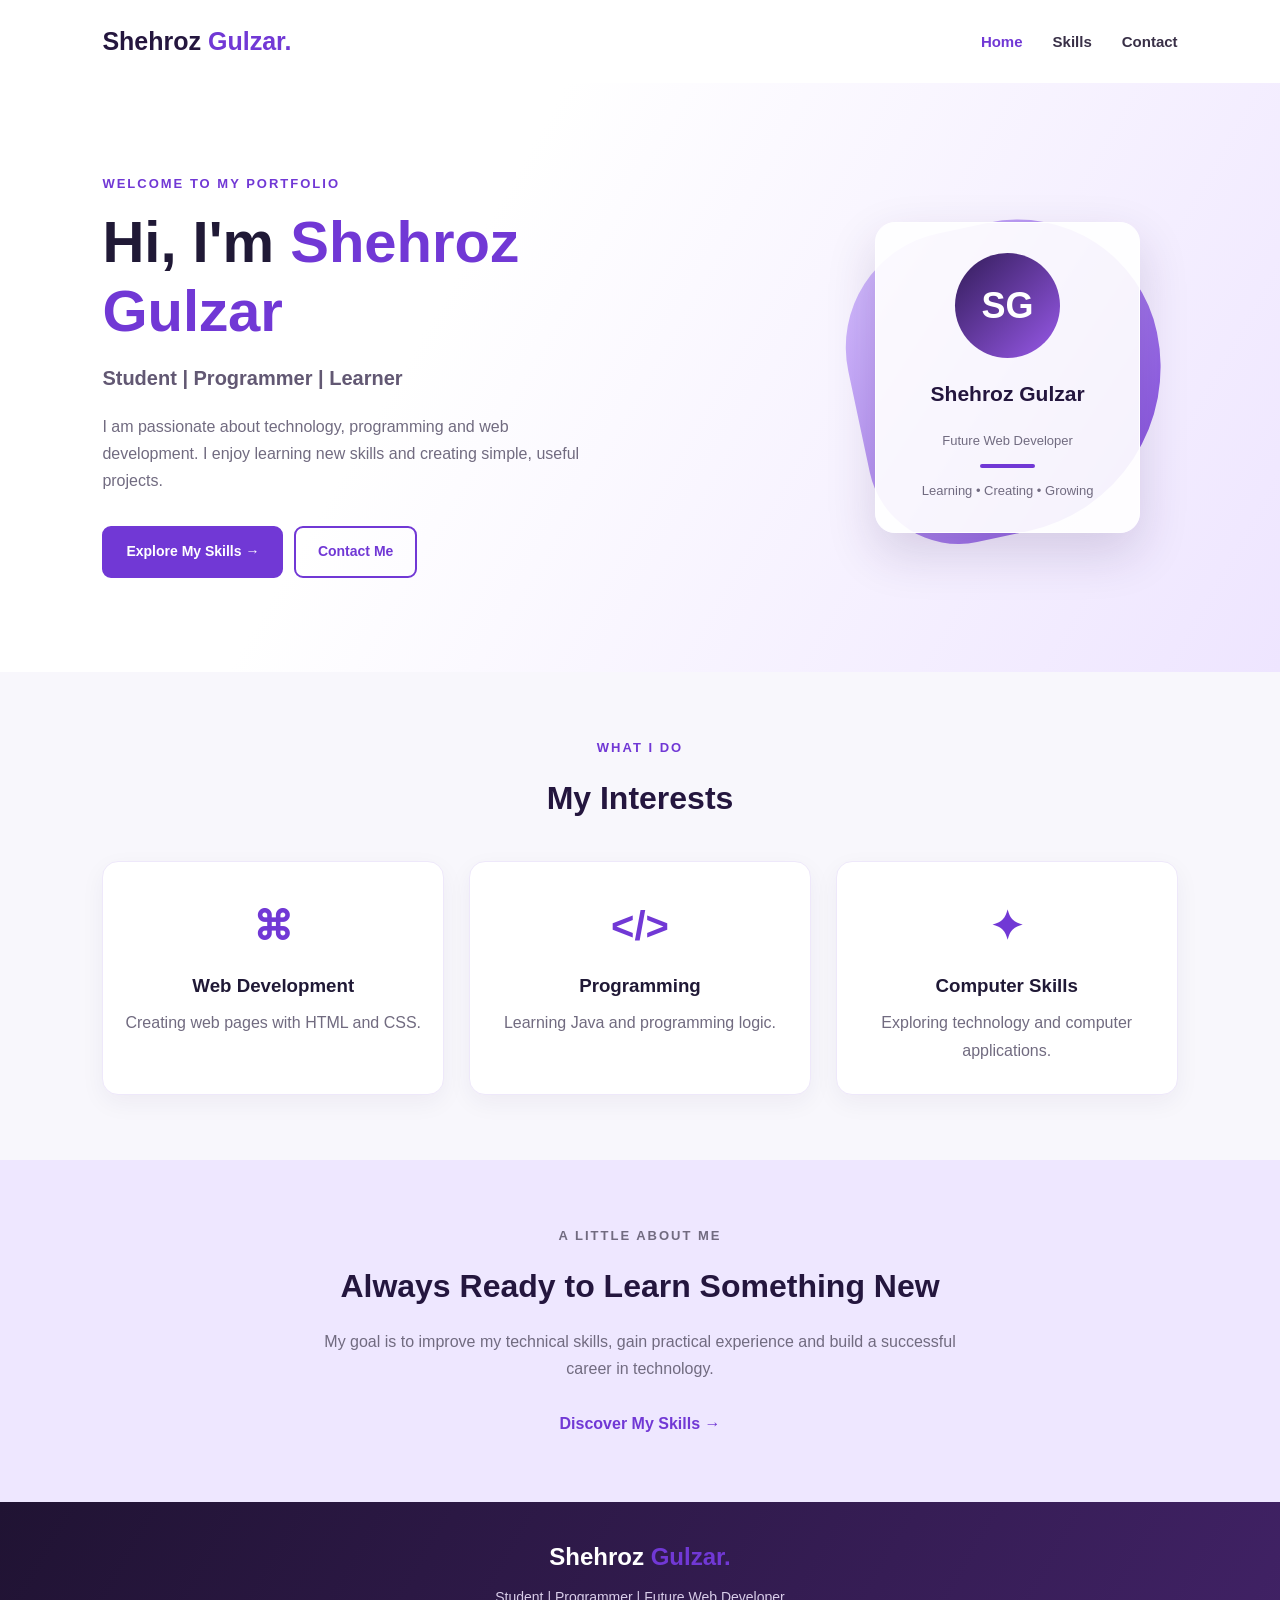
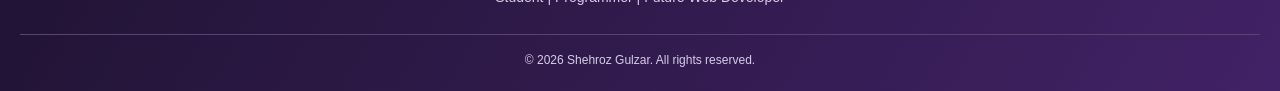
<file: Index.html>
<!DOCTYPE html>
<html lang="en">
<head>
    <meta charset="UTF-8">
    <meta name="viewport" content="width=device-width, initial-scale=1.0">
    <title>Shehroz Gulzar | Portfolio</title>
    <link rel="stylesheet" href="style.css">
</head>
<body>

<header>
    <a class="logo" href="index.html">Shehroz <span>Gulzar.</span></a>
    <nav>
        <a class="active" href="index.html">Home</a>
        <a href="skills.html">Skills</a>
        <a href="contact.html">Contact</a>
    </nav>
</header>

<section class="hero">
    <div class="hero-text">
        <p class="tag">WELCOME TO MY PORTFOLIO</p>
        <h1>Hi, I'm <span>Shehroz Gulzar</span></h1>
        <h2>Student | Programmer | Learner</h2>
        <p class="description">
            I am passionate about technology, programming
            and web development. I enjoy learning new skills
            and creating simple, useful projects.
        </p>

        <a class="button" href="skills.html">Explore My Skills →</a>
        <a class="button outline" href="contact.html">Contact Me</a>
    </div>

    <div class="hero-art">
        <div class="circle"></div>
        <div class="profile-card">
            <div class="profile-icon">SG</div>
            <h2>Shehroz Gulzar</h2>
            <p>Future Web Developer</p>
            <div class="mini-line"></div>
            <p>Learning • Creating • Growing</p>
        </div>
    </div>
</section>

<section class="services">
    <div class="section-heading">
        <p class="tag">WHAT I DO</p>
        <h2>My Interests</h2>
    </div>

    <div class="card-container">
        <div class="card">
            <div class="icon">⌘</div>
            <h3>Web Development</h3>
            <p>Creating web pages with HTML and CSS.</p>
        </div>

        <div class="card">
            <div class="icon">&lt;/&gt;</div>
            <h3>Programming</h3>
            <p>Learning Java and programming logic.</p>
        </div>

        <div class="card">
            <div class="icon">✦</div>
            <h3>Computer Skills</h3>
            <p>Exploring technology and computer applications.</p>
        </div>
    </div>
</section>

<section class="about">
    <p class="tag">A LITTLE ABOUT ME</p>
    <h2>Always Ready to Learn Something New</h2>
    <p>
        My goal is to improve my technical skills, gain practical
        experience and build a successful career in technology.
    </p>
    <a class="text-link" href="skills.html">Discover My Skills →</a>
</section>

<footer>
    <h3>Shehroz <span>Gulzar.</span></h3>
    <p>Student | Programmer | Future Web Developer</p>
    <p class="copyright">© 2026 Shehroz Gulzar. All rights reserved.</p>
</footer>

</body>
</html>
</file>
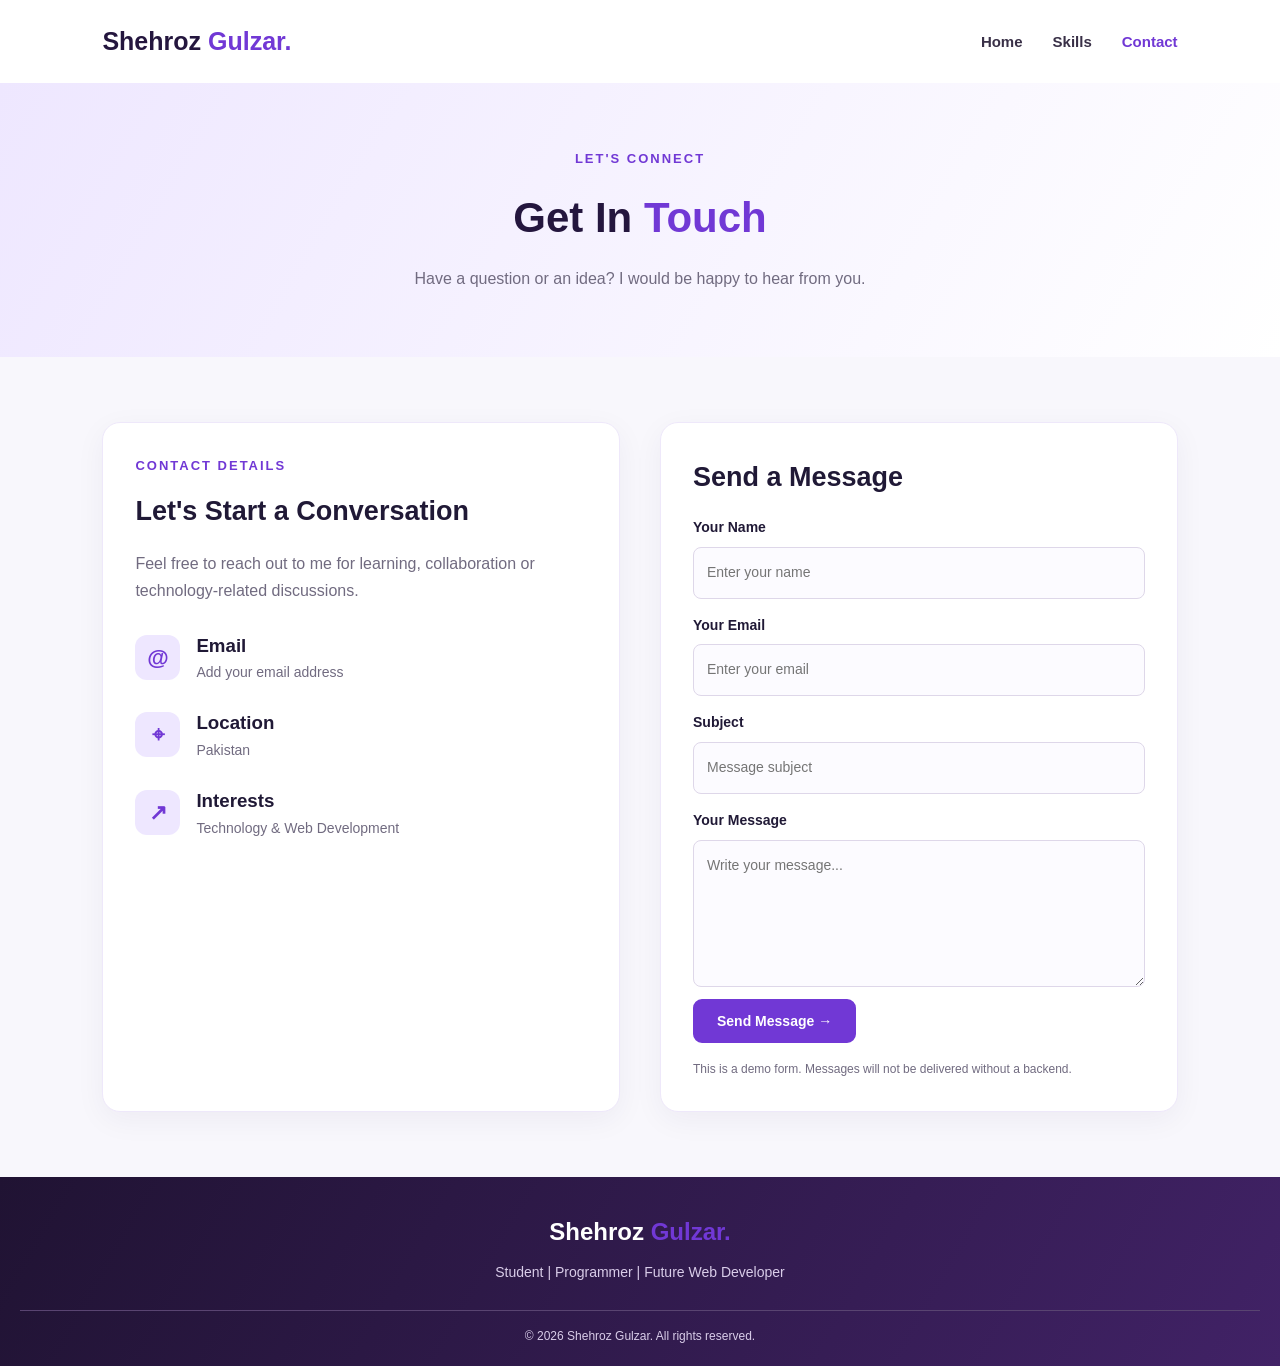
<file: contact.html>
<!DOCTYPE html>
<html lang="en">
<head>
    <meta charset="UTF-8">
    <meta name="viewport" content="width=device-width, initial-scale=1.0">
    <title>Contact Me | Shehroz Gulzar</title>
    <link rel="stylesheet" href="style.css">
</head>
<body>

<header>
    <a class="logo" href="index.html">Shehroz <span>Gulzar.</span></a>
    <nav>
        <a href="index.html">Home</a>
        <a href="skills.html">Skills</a>
        <a class="active" href="contact.html">Contact</a>
    </nav>
</header>

<section class="page-banner">
    <p class="tag">LET'S CONNECT</p>
    <h1>Get In <span>Touch</span></h1>
    <p>Have a question or an idea? I would be happy to hear from you.</p>
</section>

<section class="contact-section">

    <div class="contact-info">
        <p class="tag">CONTACT DETAILS</p>
        <h2>Let's Start a Conversation</h2>
        <p>
            Feel free to reach out to me for learning,
            collaboration or technology-related discussions.
        </p>

        <div class="info-item">
            <div class="info-icon">@</div>
            <div>
                <h3>Email</h3>
                <p>Add your email address</p>
            </div>
        </div>

        <div class="info-item">
            <div class="info-icon">⌖</div>
            <div>
                <h3>Location</h3>
                <p>Pakistan</p>
            </div>
        </div>

        <div class="info-item">
            <div class="info-icon">↗</div>
            <div>
                <h3>Interests</h3>
                <p>Technology & Web Development</p>
            </div>
        </div>
    </div>

    <div class="contact-form">
        <h2>Send a Message</h2>

        <form action="#" method="get">
            <label for="name">Your Name</label>
            <input type="text" id="name" placeholder="Enter your name" required>

            <label for="email">Your Email</label>
            <input type="email" id="email" placeholder="Enter your email" required>

            <label for="subject">Subject</label>
            <input type="text" id="subject" placeholder="Message subject" required>

            <label for="message">Your Message</label>
            <textarea id="message" rows="5" placeholder="Write your message..." required></textarea>

            <button class="button" type="submit">Send Message →</button>
        </form>

        <p class="form-note">
            This is a demo form. Messages will not be delivered without a backend.
        </p>
    </div>

</section>

<footer>
    <h3>Shehroz <span>Gulzar.</span></h3>
    <p>Student | Programmer | Future Web Developer</p>
    <p class="copyright">© 2026 Shehroz Gulzar. All rights reserved.</p>
</footer>

</body>
</html>
</file>
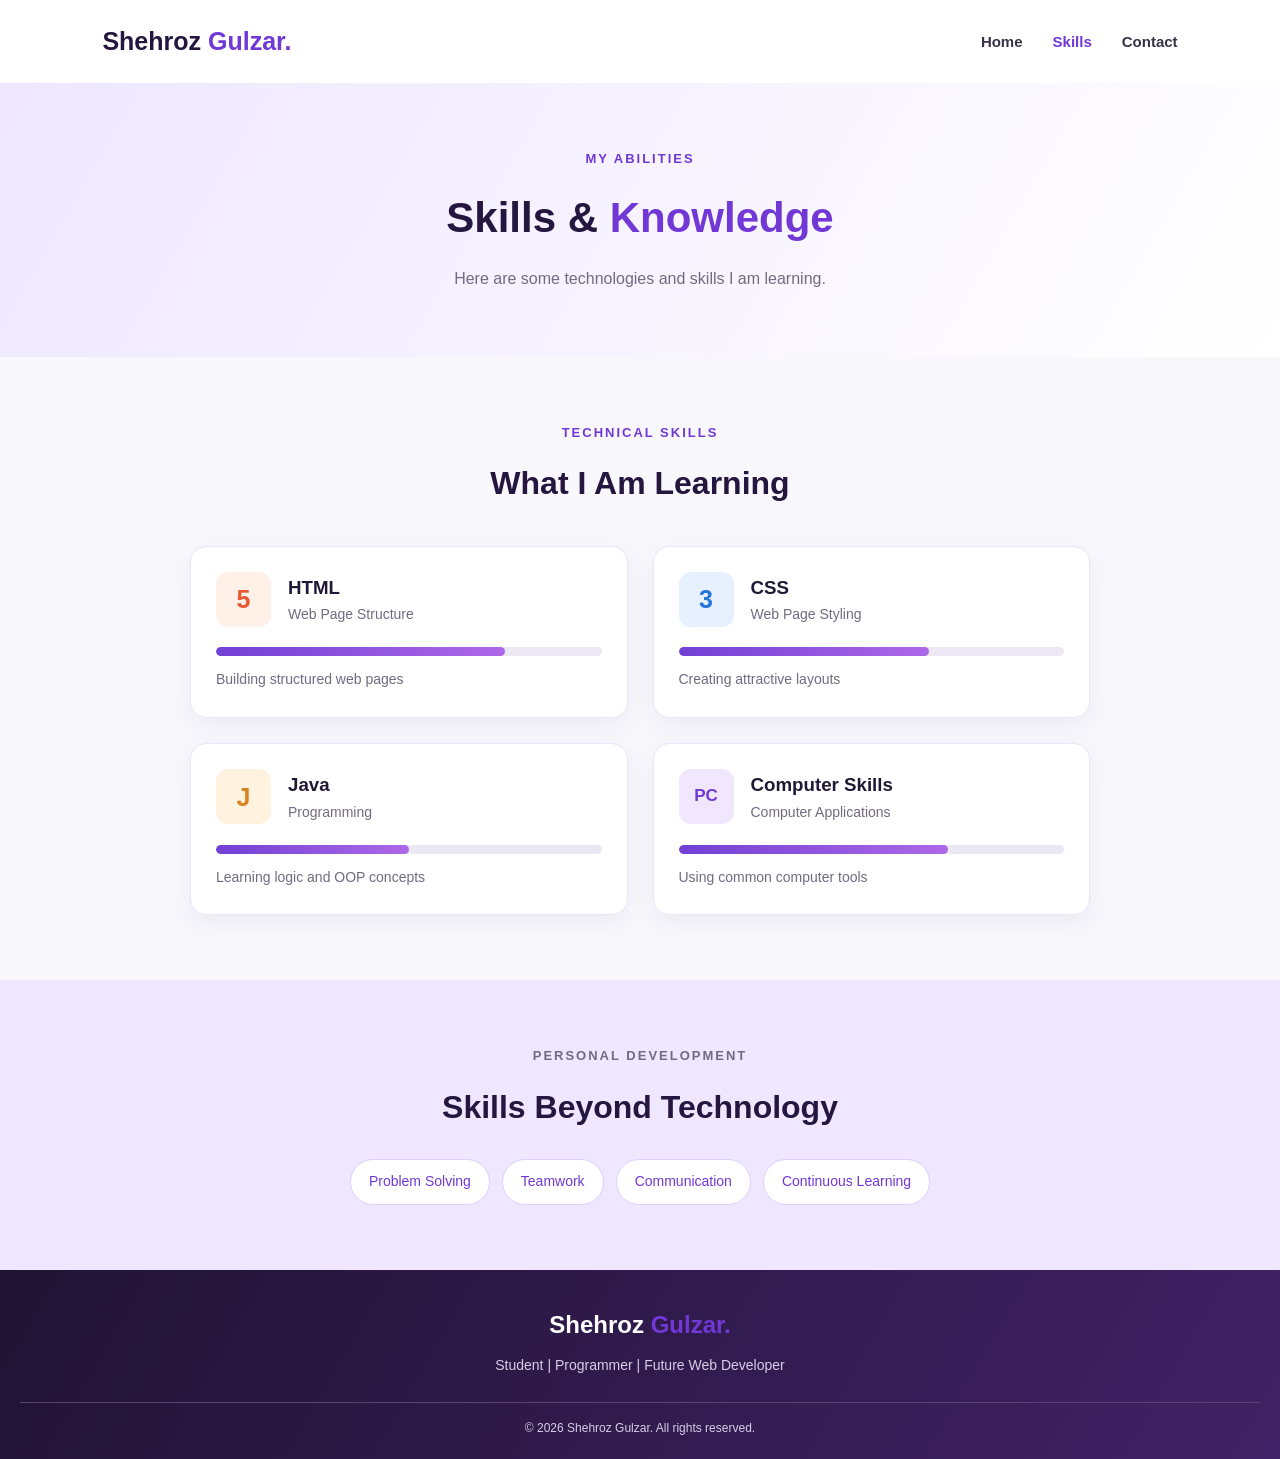
<file: skills.html>
<!DOCTYPE html>
<html lang="en">
<head>
    <meta charset="UTF-8">
    <meta name="viewport" content="width=device-width, initial-scale=1.0">
    <title>My Skills | Shehroz Gulzar</title>
    <link rel="stylesheet" href="style.css">
</head>
<body>

<header>
    <a class="logo" href="index.html">Shehroz <span>Gulzar.</span></a>
    <nav>
        <a href="index.html">Home</a>
        <a class="active" href="skills.html">Skills</a>
        <a href="contact.html">Contact</a>
    </nav>
</header>

<section class="page-banner">
    <p class="tag">MY ABILITIES</p>
    <h1>Skills & <span>Knowledge</span></h1>
    <p>Here are some technologies and skills I am learning.</p>
</section>

<section class="skills-section">
    <div class="section-heading">
        <p class="tag">TECHNICAL SKILLS</p>
        <h2>What I Am Learning</h2>
    </div>

    <div class="skills-grid">

        <div class="skill-card">
            <div class="skill-top">
                <div class="skill-icon html-icon">5</div>
                <div>
                    <h3>HTML</h3>
                    <p>Web Page Structure</p>
                </div>
            </div>
            <div class="progress"><div class="fill html-fill"></div></div>
            <p class="skill-note">Building structured web pages</p>
        </div>

        <div class="skill-card">
            <div class="skill-top">
                <div class="skill-icon css-icon">3</div>
                <div>
                    <h3>CSS</h3>
                    <p>Web Page Styling</p>
                </div>
            </div>
            <div class="progress"><div class="fill css-fill"></div></div>
            <p class="skill-note">Creating attractive layouts</p>
        </div>

        <div class="skill-card">
            <div class="skill-top">
                <div class="skill-icon java-icon">J</div>
                <div>
                    <h3>Java</h3>
                    <p>Programming</p>
                </div>
            </div>
            <div class="progress"><div class="fill java-fill"></div></div>
            <p class="skill-note">Learning logic and OOP concepts</p>
        </div>

        <div class="skill-card">
            <div class="skill-top">
                <div class="skill-icon computer-icon">PC</div>
                <div>
                    <h3>Computer Skills</h3>
                    <p>Computer Applications</p>
                </div>
            </div>
            <div class="progress"><div class="fill computer-fill"></div></div>
            <p class="skill-note">Using common computer tools</p>
        </div>

    </div>
</section>

<section class="about">
    <p class="tag">PERSONAL DEVELOPMENT</p>
    <h2>Skills Beyond Technology</h2>

    <div class="pill-container">
        <span>Problem Solving</span>
        <span>Teamwork</span>
        <span>Communication</span>
        <span>Continuous Learning</span>
    </div>
</section>

<footer>
    <h3>Shehroz <span>Gulzar.</span></h3>
    <p>Student | Programmer | Future Web Developer</p>
    <p class="copyright">© 2026 Shehroz Gulzar. All rights reserved.</p>
</footer>

</body>
</html>
</file>
<file: style.css>
* {
    margin: 0;
    padding: 0;
    box-sizing: border-box;
}

html {
    scroll-behavior: smooth;
}

body {
    font-family: Arial, Helvetica, sans-serif;
    background: #f8f7fc;
    color: #201936;
    line-height: 1.7;
}

:root {
    --purple: #7138d5;
    --dark: #24163e;
    --light: #eee7ff;
    --muted: #716b80;
}

a {
    text-decoration: none;
}

header {
    min-height: 82px;
    padding: 20px 8%;
    display: flex;
    justify-content: space-between;
    align-items: center;
    gap: 20px;
    background: white;
    box-shadow: 0 3px 20px rgba(35, 20, 65, 0.06);
}

.logo {
    color: var(--dark);
    font-size: 25px;
    font-weight: bold;
}

.logo span,
footer span {
    color: var(--purple);
}

nav {
    display: flex;
    flex-wrap: wrap;
    gap: 30px;
}

nav a {
    color: #393047;
    font-size: 15px;
    font-weight: bold;
    transition: 0.3s;
}

nav a:hover,
nav a.active {
    color: var(--purple);
}

.hero {
    padding: 90px 8%;
    min-height: 520px;
    display: flex;
    align-items: center;
    justify-content: space-between;
    gap: 45px;
    background: linear-gradient(120deg, #fff 35%, #eee5ff);
}

.hero-text {
    max-width: 580px;
}

.tag {
    color: var(--purple);
    font-size: 13px;
    font-weight: bold;
    letter-spacing: 2px;
    margin-bottom: 12px;
}

.hero h1 {
    font-size: clamp(36px, 5vw, 58px);
    line-height: 1.2;
    margin-bottom: 15px;
}

.hero h1 span,
.page-banner h1 span {
    color: var(--purple);
}

.hero h2 {
    font-size: 20px;
    color: #625873;
    margin-bottom: 18px;
}

.description {
    max-width: 500px;
    color: var(--muted);
    margin-bottom: 28px;
}

.button {
    display: inline-block;
    border: 2px solid var(--purple);
    background: var(--purple);
    color: white;
    padding: 12px 22px;
    border-radius: 9px;
    font-size: 14px;
    font-weight: bold;
    cursor: pointer;
    transition: 0.3s;
    margin: 4px 6px 4px 0;
}

.button:hover {
    background: var(--dark);
    border-color: var(--dark);
    transform: translateY(-2px);
}

.button.outline {
    background: transparent;
    color: var(--purple);
}

.button.outline:hover {
    background: var(--purple);
    color: white;
}

.hero-art {
    width: 340px;
    height: 340px;
    flex-shrink: 0;
    display: grid;
    place-items: center;
    position: relative;
}

.circle {
    position: absolute;
    width: 310px;
    height: 310px;
    background: linear-gradient(135deg, #d7c2ff, #8049dc);
    border-radius: 45% 55% 65% 35%;
    transform: rotate(-12deg);
}

.profile-card {
    z-index: 1;
    width: 265px;
    padding: 30px 20px;
    text-align: center;
    background: rgba(255,255,255,0.92);
    border: 1px solid white;
    border-radius: 20px;
    box-shadow: 0 20px 50px rgba(50,25,90,0.16);
}

.profile-icon {
    width: 105px;
    height: 105px;
    display: grid;
    place-items: center;
    margin: 0 auto 18px;
    border-radius: 50%;
    color: white;
    font-size: 36px;
    font-weight: bold;
    background: linear-gradient(135deg, #321c59, #9859e9);
}

.profile-card h2 {
    color: var(--dark);
    font-size: 21px;
}

.profile-card p {
    color: var(--muted);
    font-size: 13px;
}

.mini-line {
    height: 4px;
    width: 55px;
    background: var(--purple);
    border-radius: 5px;
    margin: 12px auto;
}

.services,
.skills-section {
    padding: 65px 8%;
}

.section-heading {
    text-align: center;
    margin-bottom: 35px;
}

.section-heading h2,
.about h2 {
    font-size: 32px;
    color: var(--dark);
}

.card-container {
    display: grid;
    grid-template-columns: repeat(3, 1fr);
    gap: 25px;
}

.card {
    background: white;
    padding: 30px 22px;
    border-radius: 16px;
    text-align: center;
    border: 1px solid #eee8fa;
    box-shadow: 0 8px 25px rgba(40, 20, 70, 0.05);
    transition: 0.3s;
}

.card:hover,
.skill-card:hover {
    transform: translateY(-6px);
    box-shadow: 0 14px 35px rgba(70, 35, 120, 0.12);
}

.icon {
    color: var(--purple);
    font-size: 40px;
    font-weight: bold;
    margin-bottom: 10px;
}

.card h3 {
    margin-bottom: 8px;
}

.card p,
.about p {
    color: var(--muted);
}

.about {
    padding: 65px 8%;
    background: #eee7ff;
    text-align: center;
}

.about > p:not(.tag) {
    max-width: 650px;
    margin: 15px auto;
}

.text-link {
    display: inline-block;
    color: var(--purple);
    font-weight: bold;
    margin-top: 12px;
}

.page-banner {
    text-align: center;
    padding: 65px 20px;
    background: linear-gradient(120deg, #eee7ff, #fff);
}

.page-banner h1 {
    color: var(--dark);
    font-size: 42px;
    margin-bottom: 12px;
}

.page-banner > p:last-child {
    color: var(--muted);
}

.skills-grid {
    display: grid;
    grid-template-columns: repeat(2, 1fr);
    gap: 25px;
    max-width: 900px;
    margin: auto;
}

.skill-card {
    padding: 25px;
    background: white;
    border: 1px solid #ece5f9;
    border-radius: 16px;
    box-shadow: 0 8px 25px rgba(40,20,70,0.05);
    transition: 0.3s;
}

.skill-top {
    display: flex;
    align-items: center;
    gap: 17px;
    margin-bottom: 20px;
}

.skill-top p,
.skill-note {
    color: var(--muted);
    font-size: 14px;
}

.skill-icon {
    width: 55px;
    height: 55px;
    display: grid;
    place-items: center;
    border-radius: 12px;
    font-size: 25px;
    font-weight: bold;
    background: #f0e7ff;
    color: var(--purple);
}

.css-icon {
    color: #2774db;
    background: #e6f0ff;
}

.html-icon {
    color: #e55a35;
    background: #fff0e8;
}

.java-icon {
    color: #d98420;
    background: #fff3df;
}

.computer-icon {
    font-size: 17px;
}

.progress {
    height: 9px;
    background: #ece8f3;
    border-radius: 20px;
    overflow: hidden;
    margin-bottom: 12px;
}

.fill {
    height: 100%;
    background: linear-gradient(90deg, #7140d4, #ad68e8);
    border-radius: 20px;
}

.html-fill {
    width: 75%;
}

.css-fill {
    width: 65%;
}

.java-fill {
    width: 50%;
}

.computer-fill {
    width: 70%;
}

.pill-container {
    display: flex;
    justify-content: center;
    flex-wrap: wrap;
    gap: 12px;
    margin-top: 25px;
}

.pill-container span {
    background: white;
    color: var(--purple);
    border: 1px solid #ded0fa;
    padding: 10px 18px;
    border-radius: 25px;
    font-size: 14px;
}

.contact-section {
    display: grid;
    grid-template-columns: 1fr 1fr;
    gap: 40px;
    padding: 65px 8%;
}

.contact-info,
.contact-form {
    background: white;
    border: 1px solid #eee8fa;
    border-radius: 18px;
    padding: 32px;
    box-shadow: 0 8px 30px rgba(40,20,70,0.05);
}

.contact-info h2,
.contact-form h2 {
    font-size: 27px;
    margin-bottom: 15px;
}

.contact-info > p:not(.tag) {
    color: var(--muted);
    margin-bottom: 25px;
}

.info-item {
    display: flex;
    align-items: center;
    gap: 16px;
    margin: 22px 0;
}

.info-icon {
    width: 45px;
    height: 45px;
    display: grid;
    place-items: center;
    flex-shrink: 0;
    background: var(--light);
    color: var(--purple);
    border-radius: 12px;
    font-size: 22px;
    font-weight: bold;
}

.info-item p {
    color: var(--muted);
    font-size: 14px;
}

.contact-form label {
    display: block;
    font-weight: bold;
    font-size: 14px;
    margin: 15px 0 7px;
}

.contact-form input,
.contact-form textarea {
    width: 100%;
    padding: 13px;
    font: inherit;
    font-size: 14px;
    border: 1px solid #ded7e9;
    border-radius: 8px;
    outline: none;
    background: #fcfbff;
}

.contact-form input:focus,
.contact-form textarea:focus {
    border-color: var(--purple);
    box-shadow: 0 0 0 3px #eee5ff;
}

.contact-form textarea {
    resize: vertical;
}

.form-note {
    color: var(--muted);
    font-size: 12px;
    margin-top: 12px;
}

footer {
    padding: 35px 20px 20px;
    text-align: center;
    color: white;
    background: linear-gradient(120deg, #201333, #412266);
}

footer h3 {
    font-size: 24px;
    margin-bottom: 8px;
}

footer p {
    color: #d9cde9;
    font-size: 14px;
}

footer .copyright {
    margin-top: 25px;
    padding-top: 15px;
    border-top: 1px solid #594471;
    font-size: 12px;
}

@media (max-width: 800px) {
    header {
        flex-direction: column;
    }

    nav {
        justify-content: center;
        gap: 20px;
    }

    .hero {
        flex-direction: column;
        text-align: center;
        padding: 55px 6%;
    }

    .description {
        margin-left: auto;
        margin-right: auto;
    }

    .hero-art {
        max-width: 100%;
    }

    .card-container {
        grid-template-columns: 1fr;
    }

    .skills-grid,
    .contact-section {
        grid-template-columns: 1fr;
    }
}

@media (max-width: 480px) {
    .logo {
        font-size: 22px;
    }

    nav {
        gap: 15px;
    }

    nav a {
        font-size: 14px;
    }

    .hero h1 {
        font-size: 37px;
    }

    .hero-art {
        transform: scale(0.88);
        margin: -15px 0;
    }

    .page-banner h1 {
        font-size: 32px;
    }

    .section-heading h2,
    .about h2 {
        font-size: 26px;
    }

    .contact-info,
    .contact-form,
    .skill-card {
        padding: 22px;
    }
}
</file>
